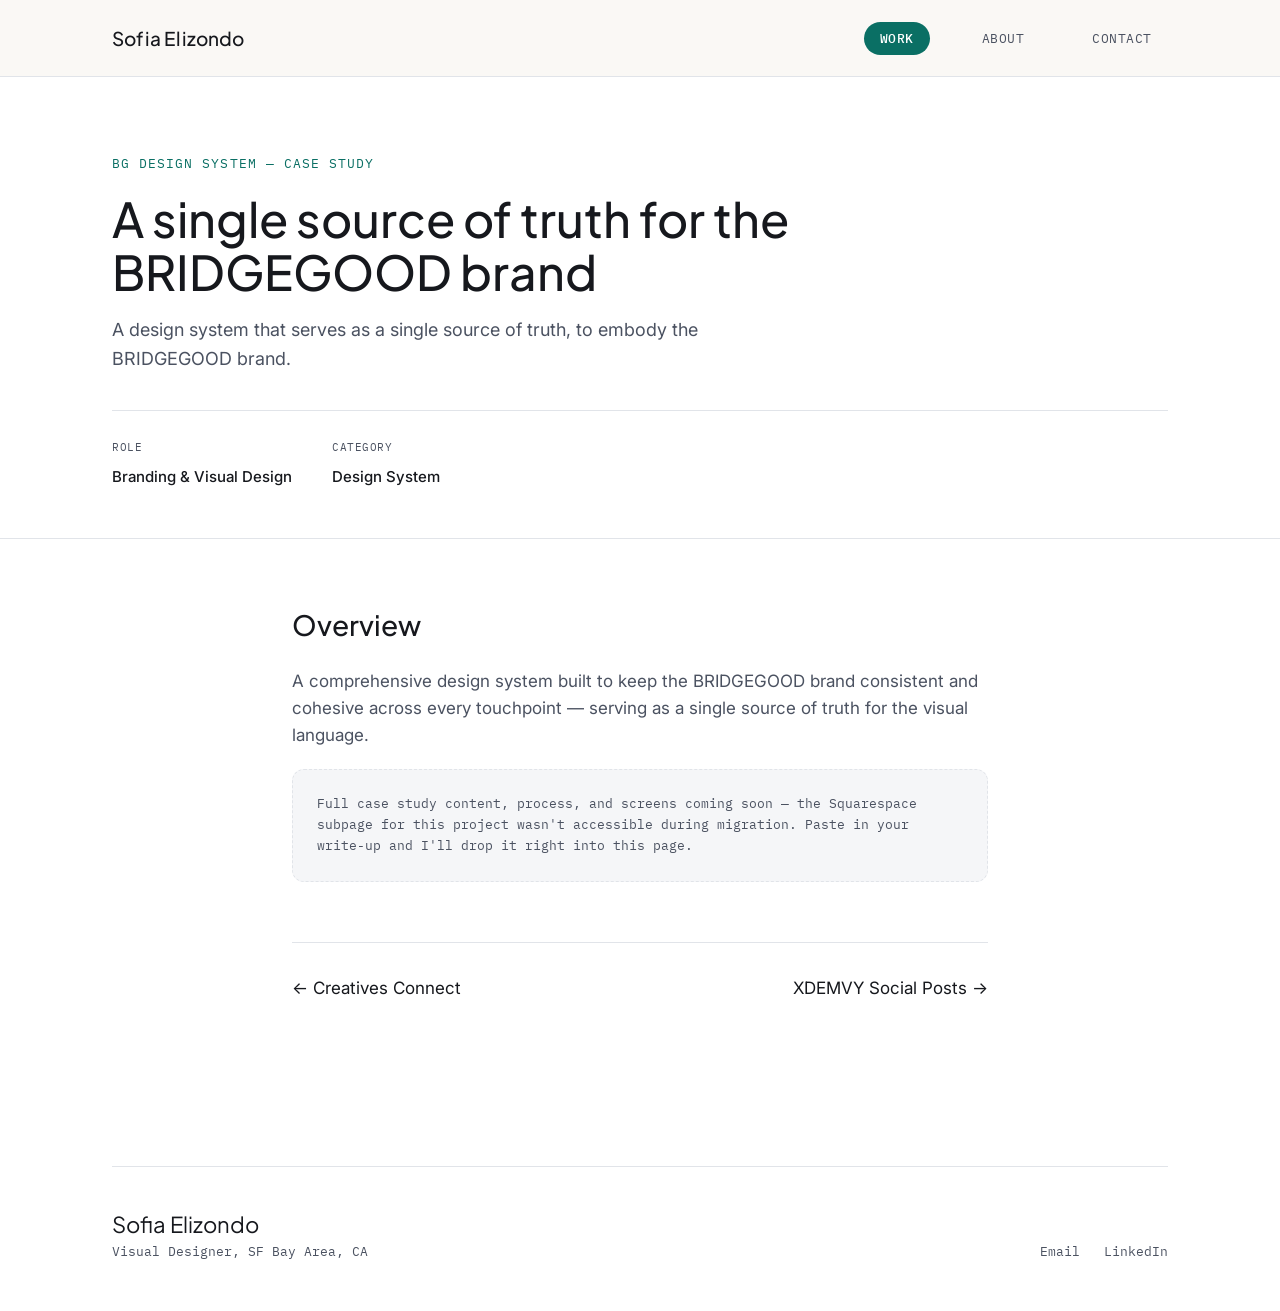
<file: bg-design-system.html>
<!DOCTYPE html>
<html lang="en">
<head>
<meta charset="UTF-8">
<meta name="viewport" content="width=device-width, initial-scale=1.0">
<title>BG Design System — Sofia Elizondo</title>
<meta name="description" content="A design system serving as a single source of truth for the BRIDGEGOOD brand — case study by Sofia Elizondo.">
<link rel="stylesheet" href="../css/style.css">
</head>
<body>

<nav class="nav">
  <div class="wrap">
    <a href="../index.html" class="nav-name">Sofia Elizondo</a>
    <button class="nav-toggle" aria-label="Toggle menu">Menu</button>
    <ul class="nav-links">
      <li><a href="../work.html" class="active">Work</a></li>
      <li><a href="../about.html">About</a></li>
      <li><a href="../contact.html">Contact</a></li>
    </ul>
  </div>
</nav>

<header class="case-hero">
  <div class="wrap">
    <span class="eyebrow">BG Design System — Case Study</span>
    <h1>A single source of truth for the BRIDGEGOOD brand</h1>
    <p class="case-sub">A design system that serves as a single source of truth, to embody the BRIDGEGOOD brand.</p>
    <div class="meta-row">
      <div class="meta-item"><span class="meta-label">Role</span><span class="meta-value">Branding &amp; Visual Design</span></div>
      <div class="meta-item"><span class="meta-label">Category</span><span class="meta-value">Design System</span></div>
    </div>
  </div>
</header>

<section class="case-body">
  <div class="wrap">
    <h2>Overview</h2>
    <p>A comprehensive design system built to keep the BRIDGEGOOD brand consistent and cohesive across every touchpoint — serving as a single source of truth for the visual language.</p>
    <div class="placeholder-note">
      Full case study content, process, and screens coming soon — the Squarespace subpage for this project wasn't accessible during migration. Paste in your write-up and I'll drop it right into this page.
    </div>
    <div class="case-nav">
      <a class="wc-link" href="creatives-connect.html">← Creatives Connect</a>
      <a class="wc-link" href="xdemvy-social.html">XDEMVY Social Posts →</a>
    </div>
  </div>
</section>

<footer class="site-footer">
  <div class="wrap">
    <div class="footer-grid">
      <div>
        <div class="footer-name">Sofia Elizondo</div>
        <div class="footer-meta">Visual Designer, SF Bay Area, CA</div>
      </div>
      <ul class="footer-links">
        <li><a href="mailto:sofia.m.elizondo@gmail.com">Email</a></li>
        <li><a href="https://www.linkedin.com/in/sofia-elizondo/">LinkedIn</a></li>
      </ul>
    </div>
  </div>
</footer>

<script src="../js/main.js"></script>
</body>
</html>
</file>
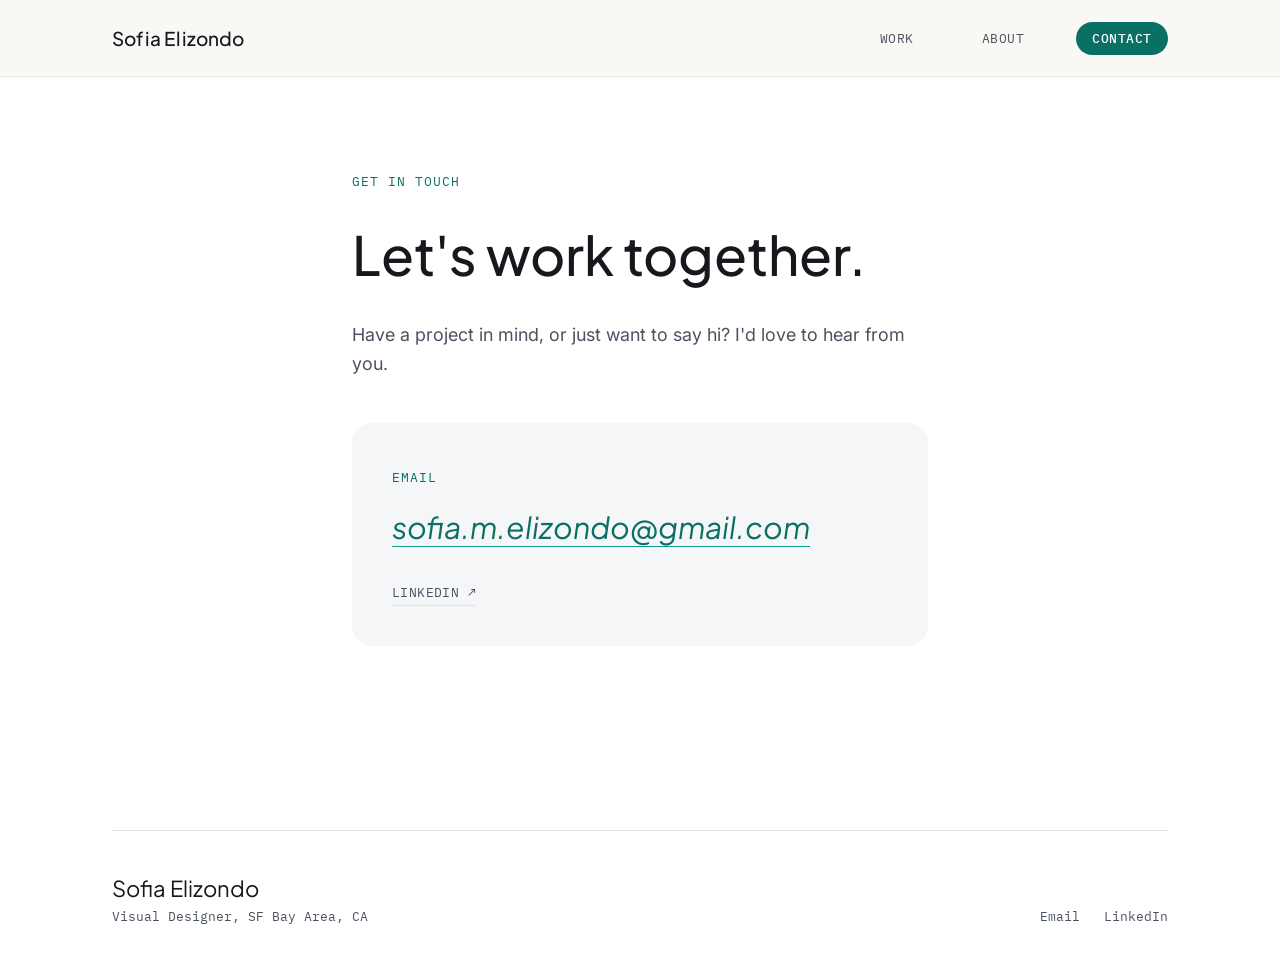
<file: contact.html>
<!DOCTYPE html>
<html lang="en">
<head>
<meta charset="UTF-8">
<meta name="viewport" content="width=device-width, initial-scale=1.0">
<title>Contact — Sofia Elizondo</title>
<meta name="description" content="Get in touch with Sofia Elizondo, UX and visual designer in the SF Bay Area.">
<link rel="stylesheet" href="css/style.css">
</head>
<body>

<nav class="nav">
  <div class="wrap">
    <a href="index.html" class="nav-name">Sofia Elizondo</a>
    <button class="nav-toggle" aria-label="Toggle menu">Menu</button>
    <ul class="nav-links">
      <li><a href="work.html">Work</a></li>
      <li><a href="about.html">About</a></li>
      <li><a href="contact.html" class="active">Contact</a></li>
    </ul>
  </div>
</nav>

<section class="contact-page">
  <div class="wrap">
    <span class="eyebrow">Get in touch</span>
    <h1>Let's work together.</h1>
    <p class="lede">Have a project in mind, or just want to say hi? I'd love to hear from you.</p>

    <div class="contact-card">
      <span class="eyebrow" style="margin-bottom:14px;">Email</span><br>
      <a class="email" href="mailto:sofia.m.elizondo@gmail.com">sofia.m.elizondo@gmail.com</a>
      <div class="contact-links">
        <a href="https://www.linkedin.com/in/sofia-elizondo/">LinkedIn ↗</a>
      </div>
    </div>
  </div>
</section>

<footer class="site-footer">
  <div class="wrap">
    <div class="footer-grid">
      <div>
        <div class="footer-name">Sofia Elizondo</div>
        <div class="footer-meta">Visual Designer, SF Bay Area, CA</div>
      </div>
      <ul class="footer-links">
        <li><a href="mailto:sofia.m.elizondo@gmail.com">Email</a></li>
        <li><a href="https://www.linkedin.com/in/sofia-elizondo/">LinkedIn</a></li>
      </ul>
    </div>
  </div>
</footer>

<script src="js/main.js"></script>
</body>
</html>
</file>
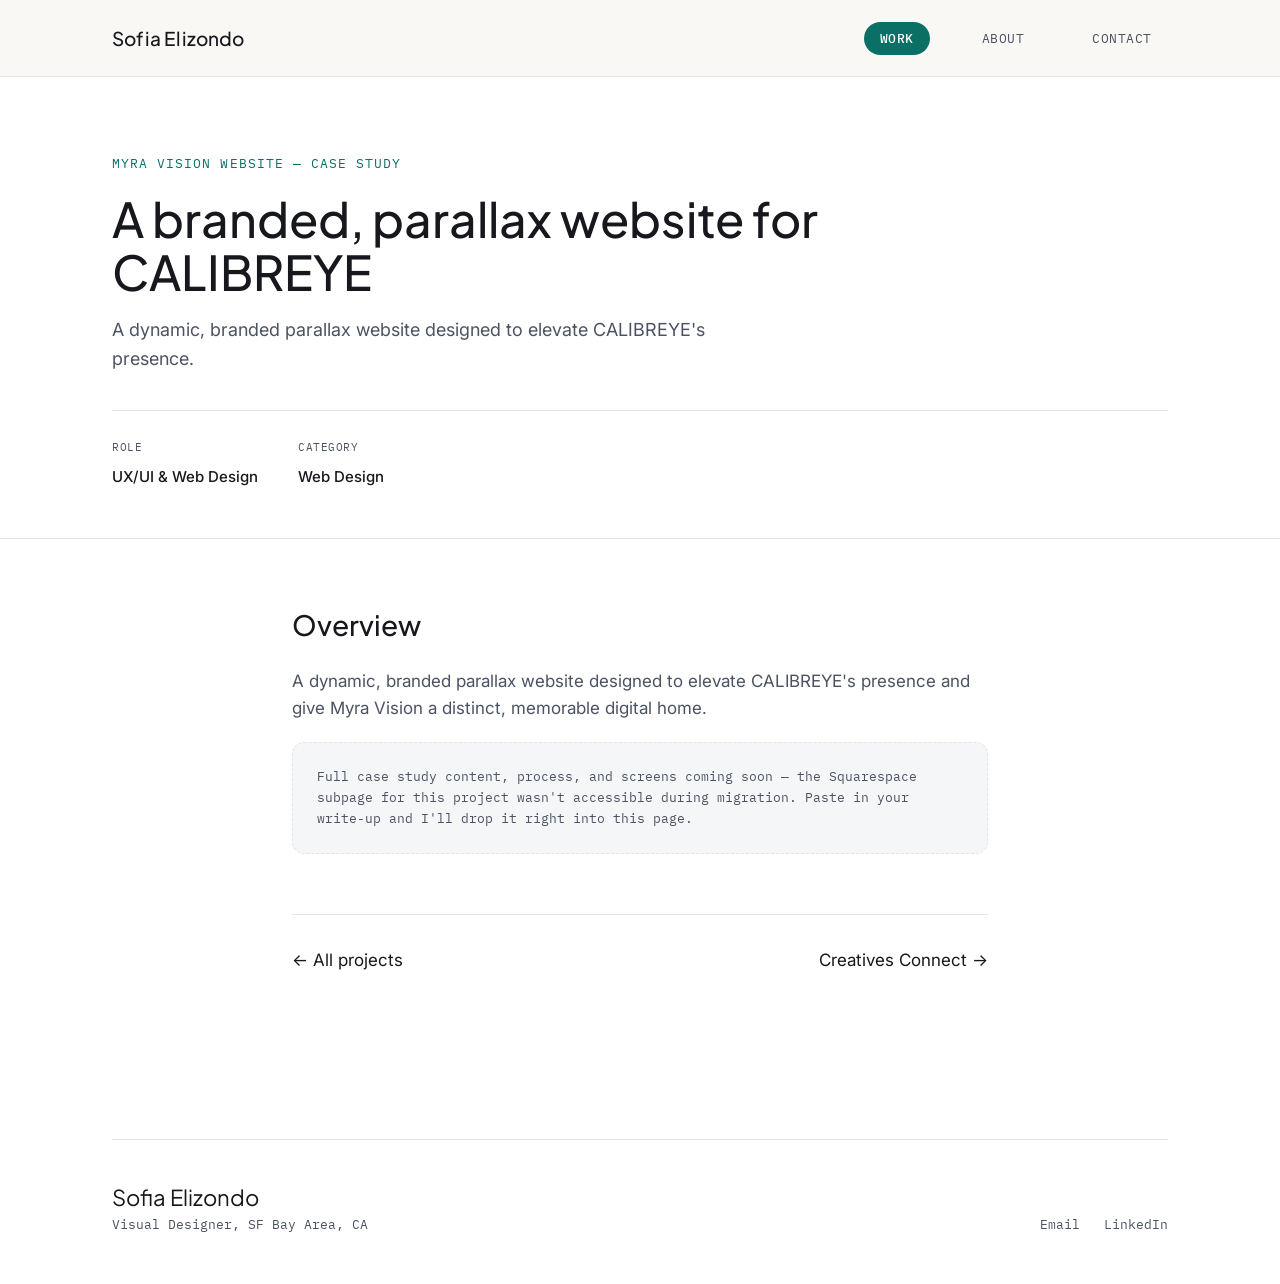
<file: myra-vision-website.html>
<!DOCTYPE html>
<html lang="en">
<head>
<meta charset="UTF-8">
<meta name="viewport" content="width=device-width, initial-scale=1.0">
<title>Myra Vision Website — Sofia Elizondo</title>
<meta name="description" content="A dynamic, branded parallax website to elevate CALIBREYE's presence — UX/UI case study by Sofia Elizondo.">
<link rel="stylesheet" href="../css/style.css">
</head>
<body>

<nav class="nav">
  <div class="wrap">
    <a href="../index.html" class="nav-name">Sofia Elizondo</a>
    <button class="nav-toggle" aria-label="Toggle menu">Menu</button>
    <ul class="nav-links">
      <li><a href="../work.html" class="active">Work</a></li>
      <li><a href="../about.html">About</a></li>
      <li><a href="../contact.html">Contact</a></li>
    </ul>
  </div>
</nav>

<header class="case-hero">
  <div class="wrap">
    <span class="eyebrow">Myra Vision Website — Case Study</span>
    <h1>A branded, parallax website for CALIBREYE</h1>
    <p class="case-sub">A dynamic, branded parallax website designed to elevate CALIBREYE's presence.</p>
    <div class="meta-row">
      <div class="meta-item"><span class="meta-label">Role</span><span class="meta-value">UX/UI &amp; Web Design</span></div>
      <div class="meta-item"><span class="meta-label">Category</span><span class="meta-value">Web Design</span></div>
    </div>
  </div>
</header>

<section class="case-body">
  <div class="wrap">
    <h2>Overview</h2>
    <p>A dynamic, branded parallax website designed to elevate CALIBREYE's presence and give Myra Vision a distinct, memorable digital home.</p>
    <div class="placeholder-note">
      Full case study content, process, and screens coming soon — the Squarespace subpage for this project wasn't accessible during migration. Paste in your write-up and I'll drop it right into this page.
    </div>
    <div class="case-nav">
      <a class="wc-link" href="../work.html">← All projects</a>
      <a class="wc-link" href="creatives-connect.html">Creatives Connect →</a>
    </div>
  </div>
</section>

<footer class="site-footer">
  <div class="wrap">
    <div class="footer-grid">
      <div>
        <div class="footer-name">Sofia Elizondo</div>
        <div class="footer-meta">Visual Designer, SF Bay Area, CA</div>
      </div>
      <ul class="footer-links">
        <li><a href="mailto:sofia.m.elizondo@gmail.com">Email</a></li>
        <li><a href="https://www.linkedin.com/in/sofia-elizondo/">LinkedIn</a></li>
      </ul>
    </div>
  </div>
</footer>

<script src="../js/main.js"></script>
</body>
</html>
</file>
<file: css/style.css>
@import url('https://fonts.googleapis.com/css2?family=Plus+Jakarta+Sans:ital,wght@0,500;0,600;0,700;0,800;1,500;1,600&family=Inter:wght@400;500;600&family=IBM+Plex+Mono:wght@400;500&display=swap');

:root {
  --paper: #FFFFFF;
  --ink: #16181D;              /* 15.8:1 on white */
  --ink-soft: #4B5261;         /* 7.8:1 on white */
  --teal: #0F9C8D;             /* decorative / large-scale use only */
  --teal-deep: #0A6F64;        /* 6.1:1 on white — text-safe */
  --teal-deeper: #085449;      /* button hover state */
  --teal-tint: #E6F7F4;
  --violet: #6D5BD0;           /* 5.2:1 on white — text-safe */
  --violet-tint: #EFECFB;
  --rose: #BE123C;             /* 6.3:1 on white — text-safe */
  --rose-tint: #FCEAF0;
  --amber: #B15E12;            /* 4.7:1 on white — text-safe */
  --amber-tint: #FBEDDD;
  --surface: #F5F6F8;
  --line: #E1E4E9;
  --radius: 20px;
  --radius-sm: 12px;
  --radius-pill: 999px;
  --wrap: 1120px;
}

* { box-sizing: border-box; }

html {
  scroll-behavior: smooth;
}

@media (prefers-reduced-motion: reduce) {
  html { scroll-behavior: auto; }
  * { animation-duration: 0.01ms !important; transition-duration: 0.01ms !important; }
}

body {
  margin: 0;
  background: var(--paper);
  color: var(--ink);
  font-family: 'Inter', sans-serif;
  font-size: 17px;
  line-height: 1.6;
  -webkit-font-smoothing: antialiased;
}

a { color: inherit; text-decoration: none; }

.wrap {
  max-width: var(--wrap);
  margin: 0 auto;
  padding: 0 32px;
}

/* ---------- Nav ---------- */
.nav {
  position: sticky;
  top: 0;
  z-index: 50;
  background: rgba(250, 248, 244, 0.88);
  backdrop-filter: blur(8px);
  border-bottom: 1px solid var(--line);
}

.nav-links a {
  border-radius: var(--radius-pill);
}

.nav-links a:hover {
  background: var(--teal-tint);
}

.nav-links a.active {
  background: var(--teal-deep);
}

.nav .wrap {
  display: flex;
  align-items: center;
  justify-content: space-between;
  height: 76px;
}

.nav-name {
  font-family: 'Plus Jakarta Sans', sans-serif;
  font-size: 19px;
  font-weight: 500;
  letter-spacing: 0.01em;
}

.nav-links {
  display: flex;
  gap: 36px;
  list-style: none;
  margin: 0;
  padding: 0;
}

.nav-links a {
  font-family: 'IBM Plex Mono', monospace;
  font-size: 13px;
  letter-spacing: 0.04em;
  text-transform: uppercase;
  color: var(--ink-soft);
  padding: 8px 16px;
  transition: color 0.2s, background 0.2s;
}

.nav-links a:hover {
  color: var(--teal-deep);
}

.nav-links a.active {
  color: #FFFFFF;
  font-weight: 500;
}

.nav-toggle {
  display: none;
  background: none;
  border: 1px solid var(--line);
  padding: 8px 12px;
  font-family: 'IBM Plex Mono', monospace;
  font-size: 12px;
  cursor: pointer;
  color: var(--ink);
}

@media (max-width: 720px) {
  .nav-links {
    position: absolute;
    top: 76px;
    left: 0;
    right: 0;
    background: var(--paper);
    border-bottom: 1px solid var(--line);
    flex-direction: column;
    gap: 0;
    display: none;
  }
  .nav-links.open { display: flex; }
  .nav-links li { border-top: 1px solid var(--line); }
  .nav-links a { display: block; padding: 18px 32px; }
  .nav-toggle { display: block; }
}

/* ---------- Eyebrow / labels ---------- */
.eyebrow {
  font-family: 'IBM Plex Mono', monospace;
  font-size: 13px;
  letter-spacing: 0.08em;
  text-transform: uppercase;
  color: var(--teal-deep);
  display: inline-block;
  margin-bottom: 18px;
}

/* ---------- Hero ---------- */
.hero {
  position: relative;
  padding: 96px 0 88px;
  overflow: hidden;
}

.hero-wash {
  position: absolute;
  top: -120px;
  right: -160px;
  width: 620px;
  height: 620px;
  z-index: 0;
  pointer-events: none;
  opacity: 0.9;
}

.hero-inner {
  position: relative;
  z-index: 1;
  max-width: 680px;
}

.hero h1 {
  font-family: 'Plus Jakarta Sans', sans-serif;
  font-weight: 500;
  font-size: clamp(40px, 6vw, 64px);
  line-height: 1.05;
  margin: 0 0 6px;
  letter-spacing: -0.01em;
}

.hero h1 em {
  font-style: italic;
  color: var(--teal-deep);
  font-weight: 400;
}

.hero-role {
  font-family: 'Plus Jakarta Sans', sans-serif;
  font-style: italic;
  font-size: clamp(22px, 3vw, 28px);
  color: var(--ink-soft);
  margin: 0 0 28px;
}

.hero p.lede {
  font-size: 18px;
  color: var(--ink-soft);
  max-width: 540px;
  margin: 0 0 36px;
}

.hero p.lede strong {
  color: var(--ink);
  font-weight: 600;
}

.btn-row { display: flex; gap: 16px; flex-wrap: wrap; }

.btn {
  display: inline-flex;
  align-items: center;
  gap: 8px;
  font-family: 'IBM Plex Mono', monospace;
  font-size: 13px;
  letter-spacing: 0.03em;
  text-transform: uppercase;
  padding: 15px 28px;
  border-radius: var(--radius-pill);
  transition: transform 0.2s, background 0.2s, border-color 0.2s;
}

.btn-primary {
  background: var(--teal-deep);
  color: var(--paper);
}
.btn-primary:hover { background: var(--teal-deeper); transform: translateY(-2px); }

.btn-ghost {
  border: 1px solid var(--ink);
  color: var(--ink);
}
.btn-ghost:hover { border-color: var(--teal-deep); color: var(--teal-deep); transform: translateY(-2px); }

/* ---------- Section heading ---------- */
.section-head {
  display: flex;
  align-items: baseline;
  justify-content: space-between;
  margin-bottom: 44px;
  gap: 20px;
  flex-wrap: wrap;
}

.section-head h2 {
  font-family: 'Plus Jakarta Sans', sans-serif;
  font-weight: 500;
  font-size: clamp(28px, 4vw, 38px);
  margin: 0;
}

.section-head a {
  font-family: 'IBM Plex Mono', monospace;
  font-size: 13px;
  text-transform: uppercase;
  letter-spacing: 0.04em;
  color: var(--teal-deep);
  border-bottom: 1px solid var(--teal);
  padding-bottom: 2px;
  white-space: nowrap;
}

/* ---------- Work grid ---------- */
.work-section { padding: 40px 0 100px; }

.work-grid {
  display: grid;
  grid-template-columns: repeat(2, 1fr);
  gap: 24px;
}

@media (max-width: 780px) {
  .work-grid { grid-template-columns: 1fr; }
}

.work-card {
  background: var(--paper);
  padding: 32px;
  display: flex;
  flex-direction: column;
  justify-content: space-between;
  min-height: 320px;
  border: 1px solid var(--line);
  border-radius: var(--radius);
  transition: background 0.25s, transform 0.25s, box-shadow 0.25s;
  position: relative;
}

.work-card:hover {
  background: var(--surface);
  transform: translateY(-4px);
  box-shadow: 0 16px 32px -20px rgba(33, 31, 28, 0.25);
}

.work-card .thumb {
  width: 100%;
  aspect-ratio: 16/10;
  object-fit: cover;
  margin-bottom: 24px;
  border-radius: var(--radius-sm);
  background: var(--surface);
}

.work-card .wc-tag {
  font-family: 'IBM Plex Mono', monospace;
  font-size: 12px;
  letter-spacing: 0.05em;
  text-transform: uppercase;
  color: var(--rose);
  background: var(--rose-tint);
  padding: 4px 10px;
  border-radius: var(--radius-pill);
  margin-bottom: 14px;
  display: inline-block;
}

.work-card h3 {
  font-family: 'Plus Jakarta Sans', sans-serif;
  font-weight: 500;
  font-size: 24px;
  margin: 0 0 10px;
  line-height: 1.2;
}

.work-card p {
  color: var(--ink-soft);
  font-size: 15px;
  margin: 0 0 18px;
  max-width: 46ch;
}

.work-card .wc-link {
  font-family: 'IBM Plex Mono', monospace;
  font-size: 13px;
  text-transform: uppercase;
  letter-spacing: 0.03em;
  color: var(--teal-deep);
  display: inline-flex;
  align-items: center;
  gap: 6px;
}

.work-card .wc-link svg { transition: transform 0.2s; }
.work-card:hover .wc-link svg { transform: translateX(4px); }

/* ---------- About teaser (home) ---------- */
.about-teaser {
  padding: 90px 0;
  background: var(--surface);
  border-radius: 32px;
  margin: 0 24px;
  width: auto;
}

.about-teaser .wrap {
  display: grid;
  grid-template-columns: 320px 1fr;
  gap: 64px;
  align-items: center;
}

@media (max-width: 780px) {
  .about-teaser .wrap { grid-template-columns: 1fr; gap: 32px; }
}

.about-photo {
  width: 100%;
  aspect-ratio: 4/5;
  object-fit: cover;
  border-radius: var(--radius);
}

.about-teaser blockquote {
  margin: 0;
  font-family: 'Plus Jakarta Sans', sans-serif;
  font-style: italic;
  font-weight: 400;
  font-size: clamp(22px, 3vw, 30px);
  line-height: 1.4;
  color: var(--ink);
}

.about-teaser .wc-link { margin-top: 24px; display: inline-block; }

/* ---------- Footer ---------- */
footer.site-footer {
  padding: 64px 0 48px;
}

.footer-grid {
  display: flex;
  justify-content: space-between;
  align-items: flex-end;
  flex-wrap: wrap;
  gap: 24px;
  border-top: 1px solid var(--line);
  padding-top: 40px;
}

.footer-name {
  font-family: 'Plus Jakarta Sans', sans-serif;
  font-size: 22px;
}

.footer-meta {
  font-family: 'IBM Plex Mono', monospace;
  font-size: 13px;
  color: var(--ink-soft);
}

.footer-links {
  display: flex;
  gap: 24px;
  list-style: none;
  padding: 0;
  margin: 0;
  font-family: 'IBM Plex Mono', monospace;
  font-size: 13px;
}

.footer-links a { color: var(--ink-soft); }
.footer-links a:hover { color: var(--teal-deep); }

/* ---------- Generic page header (about/work/contact) ---------- */
.page-head {
  padding: 72px 0 56px;
  border-bottom: 1px solid var(--line);
}

.page-head h1 {
  font-family: 'Plus Jakarta Sans', sans-serif;
  font-weight: 500;
  font-size: clamp(38px, 5vw, 54px);
  margin: 0 0 18px;
}

.page-head p {
  color: var(--ink-soft);
  font-size: 18px;
  max-width: 600px;
  margin: 0;
}

/* ---------- About page ---------- */
.about-page { padding: 72px 0 100px; }

.about-page .wrap {
  display: grid;
  grid-template-columns: 340px 1fr;
  gap: 72px;
}

@media (max-width: 820px) {
  .about-page .wrap { grid-template-columns: 1fr; gap: 40px; }
}

.about-page img.portrait {
  width: 100%;
  aspect-ratio: 4/5;
  object-fit: cover;
  border-radius: var(--radius);
  position: sticky;
  top: 100px;
}

.about-body h2 {
  font-family: 'Plus Jakarta Sans', sans-serif;
  font-weight: 500;
  font-size: 26px;
  margin: 0 0 16px;
}

.about-body p {
  color: var(--ink-soft);
  font-size: 17px;
  margin: 0 0 24px;
  max-width: 62ch;
}

.tool-grid {
  display: grid;
  grid-template-columns: repeat(4, 1fr);
  gap: 16px;
  margin-top: 40px;
}

@media (max-width: 600px) {
  .tool-grid { grid-template-columns: repeat(2, 1fr); }
}

.tool-card {
  background: var(--surface);
  border-radius: var(--radius-sm);
  padding: 24px 18px;
  text-align: center;
}

.tool-card img {
  width: 40px;
  height: 40px;
  object-fit: contain;
  margin: 0 auto 14px;
  display: block;
}

.tool-card .tool-name {
  font-family: 'Plus Jakarta Sans', sans-serif;
  font-size: 16px;
  margin-bottom: 4px;
}

.tool-card .tool-cat {
  font-family: 'IBM Plex Mono', monospace;
  font-size: 11px;
  text-transform: uppercase;
  letter-spacing: 0.04em;
  color: var(--ink-soft);
}

/* ---------- Contact page ---------- */
.contact-page { padding: 90px 0 120px; }

.contact-page .wrap { max-width: 640px; }

.contact-page h1 {
  font-family: 'Plus Jakarta Sans', sans-serif;
  font-weight: 500;
  font-size: clamp(38px, 5vw, 54px);
  margin: 0 0 24px;
}

.contact-page p.lede {
  color: var(--ink-soft);
  font-size: 18px;
  margin: 0 0 44px;
  max-width: 52ch;
}

.contact-card {
  padding: 40px;
  background: var(--surface);
  border-radius: var(--radius);
}

.contact-card a.email {
  font-family: 'Plus Jakarta Sans', sans-serif;
  font-style: italic;
  font-size: clamp(22px, 4vw, 30px);
  color: var(--teal-deep);
  word-break: break-word;
  border-bottom: 1px solid var(--teal);
}

.contact-links {
  margin-top: 32px;
  display: flex;
  gap: 20px;
  font-family: 'IBM Plex Mono', monospace;
  font-size: 13px;
  text-transform: uppercase;
  letter-spacing: 0.03em;
}

.contact-links a {
  color: var(--ink-soft);
  border-bottom: 1px solid var(--line);
  padding-bottom: 2px;
}
.contact-links a:hover { color: var(--teal-deep); border-color: var(--teal); }

/* ---------- Case study page ---------- */
.case-hero {
  padding: 72px 0 48px;
  border-bottom: 1px solid var(--line);
}

.case-hero .meta-row {
  display: flex;
  gap: 40px;
  flex-wrap: wrap;
  margin-top: 36px;
  padding-top: 28px;
  border-top: 1px solid var(--line);
}

.meta-item .meta-label {
  font-family: 'IBM Plex Mono', monospace;
  font-size: 11px;
  text-transform: uppercase;
  letter-spacing: 0.05em;
  color: var(--ink-soft);
  margin-bottom: 6px;
  display: block;
}

.meta-item .meta-value {
  font-size: 15px;
  font-weight: 500;
}

.case-hero h1 {
  font-family: 'Plus Jakarta Sans', sans-serif;
  font-weight: 500;
  font-size: clamp(32px, 4.5vw, 48px);
  max-width: 780px;
  margin: 0 0 16px;
  line-height: 1.1;
}

.case-hero .case-sub {
  color: var(--ink-soft);
  font-size: 18px;
  max-width: 640px;
}

.case-hero img.cover {
  width: 100%;
  margin-top: 44px;
  border-radius: var(--radius);
  display: block;
}

.case-body { padding: 64px 0 100px; }

.case-body .wrap { max-width: 760px; }

.case-body h2 {
  font-family: 'Plus Jakarta Sans', sans-serif;
  font-weight: 500;
  font-size: 28px;
  margin: 56px 0 20px;
}

.case-body h2:first-child { margin-top: 0; }

.case-body p {
  color: var(--ink-soft);
  font-size: 17px;
  margin: 0 0 20px;
}

.case-body ul { padding-left: 20px; color: var(--ink-soft); }
.case-body li { margin-bottom: 10px; }

.case-body img {
  width: 100%;
  border-radius: var(--radius-sm);
  margin: 28px 0;
}

.case-body .cap {
  font-family: 'IBM Plex Mono', monospace;
  font-size: 12px;
  color: var(--ink-soft);
  margin-top: -18px;
  margin-bottom: 28px;
  text-transform: uppercase;
  letter-spacing: 0.03em;
}

.case-nav {
  border-top: 1px solid var(--line);
  padding-top: 32px;
  margin-top: 60px;
  display: flex;
  justify-content: space-between;
}

.placeholder-note {
  border: 1px dashed var(--line);
  border-radius: var(--radius-sm);
  padding: 24px;
  font-family: 'IBM Plex Mono', monospace;
  font-size: 13px;
  color: var(--ink-soft);
  background: var(--surface);
}
</file>
